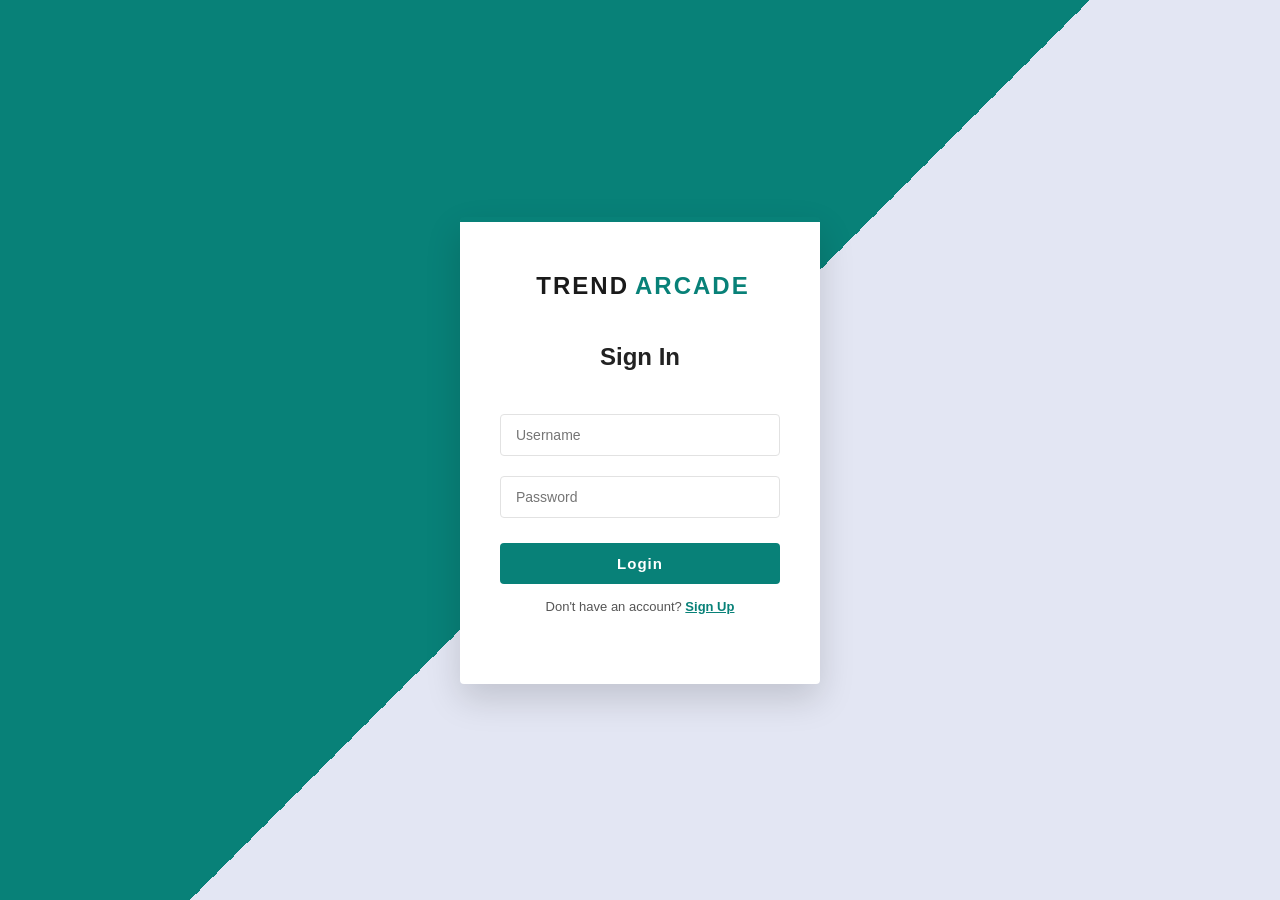
<file: index.html>
<!DOCTYPE html>
<html lang="en">
<head>
    <meta charset="UTF-8">
    <meta name="viewport" content="width=device-width, initial-scale=1.0">
    <title>Document</title>
    <link rel="stylesheet" href="style.css">
    <link href="https://cdn.jsdelivr.net/npm/bootstrap-icons@1.11.3/font/bootstrap-icons.css" rel="stylesheet">
</head>
<body>
    <section id="header">
        <a href="index.html" class="brand-logo">
            <i class="bi bi-lightning-charge-fill"></i> TREND <span class="logo-accent">ARCADE</span>
        </a>

        <div>
            <ul id="navbar">
                <li><a  class="active" href="index.html">Home</a></li>
                <li><a href="shop.html">Shop</a></li>
                <li><a href="blog.html">Blog</a></li>
                <li><a href="about.html">About</a></li>
                <li><a href="contact.html">Contact</a></li>
                <li id="lg-bag">
                    <a href="cart.html">
                        <i class="bi bi-bag"></i>
                        <span id="cart-count" class="cart-count-class">0</span> 
                    </a>
                </li>
                <a href="#" id="close"><i class="bi bi-x"></i></a>
                <li id="user-welcome-li" style="display: none; font-weight: 600; color: #088178; padding: 0 20px;">
                    Welcome, <span id="welcome-username">Guest</span>!
                </li>
                <li><a href="#" onclick="handleLogout()">Logout</a></li>
            </ul>
        </div>
        <div id="mobile">
            <a href="cart.html"><i class="bi bi-bag"></i>
                <span id="cart-count-mobile" class="cart-count-class">0</span>
            </a>
            <i id="bar" class="bi bi-text-indent-left"></i>
        </div>
    </section>

    <section id="hero">
        <h4>Trade-in-offer</h4>
        <h2>Super value deals</h2>
        <h1>On all products</h1>
        <p>Save more with coupons & up to 70% off1</p>
        <button>Shop Now</button>
    </section>

    <section id="feature" class="section-p1">
        <div class="fe-box">
            <img src="img/features/f1.png" alt="">
            <h6>Free Shipping</h6>
        </div>
        <div class="fe-box">
            <img src="img/features/f2.png" alt="">
            <h6>Online Order</h6>
        </div>
        <div class="fe-box">
            <img src="img/features/f3.png" alt="">
            <h6>Save Money</h6>
        </div>
        <div class="fe-box">
            <img src="img/features/f4.png" alt="">
            <h6>Promotions</h6>
        </div>
        <div class="fe-box">
            <img src="img/features/f5.png" alt="">
            <h6>Happy Sell</h6>
        </div>
        <div class="fe-box">
            <img src="img/features/f6.png" alt="">
            <h6>F24/7 Support</h6>
        </div>
    </section>

    <section id="product1" class="section-p1">
        <h2>Featured Products</h2>
        <p>Summer Collection New Modern Design</p>
        <div class="pro-container">
            <div class="pro">
                <img src="img/products/f1.jpg" alt="">
                <div class="des">
                    <span>adidas</span>
                    <h5>Cartoon Astronaut T-Shirts</h5>
                    <div class="star">
                        <i class="bi bi-star-fill"></i>
                        <i class="bi bi-star-fill"></i>
                        <i class="bi bi-star-fill"></i>
                        <i class="bi bi-star-fill"></i>
                        <i class="bi bi-star-fill"></i>
                    </div>
                    <h4>$78</h4>
                </div>
                <a href="#"><i class="bi bi-cart cart"></i></a>
            </div>
            <div class="pro">
                <img src="img/products/f2.jpg" alt="">
                <div class="des">
                    <span>adidas</span>
                    <h5>Cartoon Astronaut T-Shirts</h5>
                    <div class="star">
                        <i class="bi bi-star-fill"></i>
                        <i class="bi bi-star-fill"></i>
                        <i class="bi bi-star-fill"></i>
                        <i class="bi bi-star-fill"></i>
                        <i class="bi bi-star-fill"></i>
                    </div>
                    <h4>$78</h4>
                </div>
                <a href="#"><i class="bi bi-cart cart"></i></a>
            </div>
            <div class="pro">
                <img src="img/products/f3.jpg" alt="">
                <div class="des">
                    <span>adidas</span>
                    <h5>Cartoon Astronaut T-Shirts</h5>
                    <div class="star">
                        <i class="bi bi-star-fill"></i>
                        <i class="bi bi-star-fill"></i>
                        <i class="bi bi-star-fill"></i>
                        <i class="bi bi-star-fill"></i>
                        <i class="bi bi-star-fill"></i>
                    </div>
                    <h4>$78</h4>
                </div>
                <a href="#"><i class="bi bi-cart cart"></i></a>
            </div>
            <div class="pro">
                <img src="img/products/f4.jpg" alt="">
                <div class="des">
                    <span>adidas</span>
                    <h5>Cartoon Astronaut T-Shirts</h5>
                    <div class="star">
                        <i class="bi bi-star-fill"></i>
                        <i class="bi bi-star-fill"></i>
                        <i class="bi bi-star-fill"></i>
                        <i class="bi bi-star-fill"></i>
                        <i class="bi bi-star-fill"></i>
                    </div>
                    <h4>$78</h4>
                </div>
                <a href="#"><i class="bi bi-cart cart"></i></a>
            </div>
            <div class="pro">
                <img src="img/products/f5.jpg" alt="">
                <div class="des">
                    <span>adidas</span>
                    <h5>Cartoon Astronaut T-Shirts</h5>
                    <div class="star">
                        <i class="bi bi-star-fill"></i>
                        <i class="bi bi-star-fill"></i>
                        <i class="bi bi-star-fill"></i>
                        <i class="bi bi-star-fill"></i>
                        <i class="bi bi-star-fill"></i>
                    </div>
                    <h4>$78</h4>
                </div>
                <a href="#"><i class="bi bi-cart cart"></i></a>
            </div>
            <div class="pro">
                <img src="img/products/f6.jpg" alt="">
                <div class="des">
                    <span>adidas</span>
                    <h5>Cartoon Astronaut T-Shirts</h5>
                    <div class="star">
                        <i class="bi bi-star-fill"></i>
                        <i class="bi bi-star-fill"></i>
                        <i class="bi bi-star-fill"></i>
                        <i class="bi bi-star-fill"></i>
                        <i class="bi bi-star-fill"></i>
                    </div>
                    <h4>$78</h4>
                </div>
                <a href="#"><i class="bi bi-cart cart"></i></a>
            </div>
            <div class="pro">
                <img src="img/products/f7.jpg" alt="">
                <div class="des">
                    <span>adidas</span>
                    <h5>Cartoon Astronaut T-Shirts</h5>
                    <div class="star">
                        <i class="bi bi-star-fill"></i>
                        <i class="bi bi-star-fill"></i>
                        <i class="bi bi-star-fill"></i>
                        <i class="bi bi-star-fill"></i>
                        <i class="bi bi-star-fill"></i>
                    </div>
                    <h4>$78</h4>
                </div>
                <a href="#"><i class="bi bi-cart cart"></i></a>
            </div>
            <div class="pro">
                <img src="img/products/f8.jpg" alt="">
                <div class="des">
                    <span>adidas</span>
                    <h5>Cartoon Astronaut T-Shirts</h5>
                    <div class="star">
                        <i class="bi bi-star-fill"></i>
                        <i class="bi bi-star-fill"></i>
                        <i class="bi bi-star-fill"></i>
                        <i class="bi bi-star-fill"></i>
                        <i class="bi bi-star-fill"></i>
                    </div>
                    <h4>$78</h4>
                </div>
                <a href="#"><i class="bi bi-cart cart"></i></a>
            </div>
        </div>
    </section>

    <section id="banner" class="section-m1">
        <h4>Repair Services</h4>
        <h2>Up to <span>70% Off</span> - All T-Shirts and Accessories</h2>
        <button class="normal">Explore More</button>
    </section>

    <section id="product1" class="section-p1">
        <h2>New Arrivals</h2>
        <p>Summer Collection New Modern Design</p>
        <div class="pro-container">
            <div class="pro">
                <img src="img/products/n1.jpg" alt="">
                <div class="des">
                    <span>adidas</span>
                    <h5>Cartoon Astronaut T-Shirts</h5>
                    <div class="star">
                        <i class="bi bi-star-fill"></i>
                        <i class="bi bi-star-fill"></i>
                        <i class="bi bi-star-fill"></i>
                        <i class="bi bi-star-fill"></i>
                        <i class="bi bi-star-fill"></i>
                    </div>
                    <h4>$78</h4>
                </div>
                <a href="#"><i class="bi bi-cart cart"></i></a>
            </div>
            <div class="pro">
                <img src="img/products/n2.jpg" alt="">
                <div class="des">
                    <span>adidas</span>
                    <h5>Cartoon Astronaut T-Shirts</h5>
                    <div class="star">
                        <i class="bi bi-star-fill"></i>
                        <i class="bi bi-star-fill"></i>
                        <i class="bi bi-star-fill"></i>
                        <i class="bi bi-star-fill"></i>
                        <i class="bi bi-star-fill"></i>
                    </div>
                    <h4>$78</h4>
                </div>
                <a href="#"><i class="bi bi-cart cart"></i></a>
            </div>
            <div class="pro">
                <img src="img/products/n3.jpg" alt="">
                <div class="des">
                    <span>adidas</span>
                    <h5>Cartoon Astronaut T-Shirts</h5>
                    <div class="star">
                        <i class="bi bi-star-fill"></i>
                        <i class="bi bi-star-fill"></i>
                        <i class="bi bi-star-fill"></i>
                        <i class="bi bi-star-fill"></i>
                        <i class="bi bi-star-fill"></i>
                    </div>
                    <h4>$78</h4>
                </div>
                <a href="#"><i class="bi bi-cart cart"></i></a>
            </div>
            <div class="pro">
                <img src="img/products/n4.jpg" alt="">
                <div class="des">
                    <span>adidas</span>
                    <h5>Cartoon Astronaut T-Shirts</h5>
                    <div class="star">
                        <i class="bi bi-star-fill"></i>
                        <i class="bi bi-star-fill"></i>
                        <i class="bi bi-star-fill"></i>
                        <i class="bi bi-star-fill"></i>
                        <i class="bi bi-star-fill"></i>
                    </div>
                    <h4>$78</h4>
                </div>
                <a href="#"><i class="bi bi-cart cart"></i></a>
            </div>
            <div class="pro">
                <img src="img/products/n5.jpg" alt="">
                <div class="des">
                    <span>adidas</span>
                    <h5>Cartoon Astronaut T-Shirts</h5>
                    <div class="star">
                        <i class="bi bi-star-fill"></i>
                        <i class="bi bi-star-fill"></i>
                        <i class="bi bi-star-fill"></i>
                        <i class="bi bi-star-fill"></i>
                        <i class="bi bi-star-fill"></i>
                    </div>
                    <h4>$78</h4>
                </div>
                <a href="#"><i class="bi bi-cart cart"></i></a>
            </div>
            <div class="pro">
                <img src="img/products/n6.jpg" alt="">
                <div class="des">
                    <span>adidas</span>
                    <h5>Cartoon Astronaut T-Shirts</h5>
                    <div class="star">
                        <i class="bi bi-star-fill"></i>
                        <i class="bi bi-star-fill"></i>
                        <i class="bi bi-star-fill"></i>
                        <i class="bi bi-star-fill"></i>
                        <i class="bi bi-star-fill"></i>
                    </div>
                    <h4>$78</h4>
                </div>
                <a href="#"><i class="bi bi-cart cart"></i></a>
            </div>
            <div class="pro">
                <img src="img/products/n7.jpg" alt="">
                <div class="des">
                    <span>adidas</span>
                    <h5>Cartoon Astronaut T-Shirts</h5>
                    <div class="star">
                        <i class="bi bi-star-fill"></i>
                        <i class="bi bi-star-fill"></i>
                        <i class="bi bi-star-fill"></i>
                        <i class="bi bi-star-fill"></i>
                        <i class="bi bi-star-fill"></i>
                    </div>
                    <h4>$78</h4>
                </div>
                <a href="#"><i class="bi bi-cart cart"></i></a>
            </div>
            <div class="pro">
                <img src="img/products/n8.jpg" alt="">
                <div class="des">
                    <span>adidas</span>
                    <h5>Cartoon Astronaut T-Shirts</h5>
                    <div class="star">
                        <i class="bi bi-star-fill"></i>
                        <i class="bi bi-star-fill"></i>
                        <i class="bi bi-star-fill"></i>
                        <i class="bi bi-star-fill"></i>
                        <i class="bi bi-star-fill"></i>
                    </div>
                    <h4>$78</h4>
                </div>
                <a href="#"><i class="bi bi-cart cart"></i></a>
            </div>
        </div>
    </section>

    <section id="sm-banner" class="section-p1">
        <div class="banner-box">
            <h4>crazy deals</h4>
            <h2>buy 1 get 1 free</h2>
            <span>The best classic dress is on sale at cara</span>
            <button class="white ">Learn More</button>
        </div>
        <div class="banner-box banner-box2">
            <h4>spring/summer</h4>
            <h2>upcoming season</h2>
            <span>The best classic dress is on sale at cara</span>
            <button class="white ">Collection</button>
        </div>
    </section>

    <section id="banner3">
        <div class="banner-box">
            <h2>SEASON SALE</h2>
            <h3>Winter Collection -50% OFF</h3>
        </div>
        <div class="banner-box banner-box2">
            <h2>NEW FOOTWEAR COLLECTION</h2>
            <h3>Spring / Summer 2022</h3>
        </div>
        <div class="banner-box banner-box3">
            <h2>T-SHIRTS</h2>
            <h3>New Trendy Prints</h3>
        </div>
    </section>

    <section id="newsletter" class="section-p1 section-m1">
        <div class="newstext">
            <h4>Sign Up For Newsletters</h4>
            <p>Get E-mail updates about our latest shop and special offers. </p>
        </div>
        <div class="form">
            <input type="text" placeholder="Your email address">
            <button class="normal">Sign Up</button>
        </div>
    </section>

    <footer class="section-p1">
        <div class="col">
            <a href="index.html" class="brand-logo">
                <i class="bi bi-lightning-charge-fill"></i> TREND <span class="logo-accent">ARCADE</span>
            </a>
            <h2>Contact</h2>
            <p><strong>Address: </strong> 562 Wellington Road, Street 32, San Francisco</p>
            <p><strong>Phone: </strong> +01 2222 365 /(+91) 01 2345 6789</p>
            <p><strong>Hours: </strong> 10:00 - 18:00, Mon - Sat</p>
            <div class="follow">
                <h4>Follow Us</h4>
                <div class="icon">
                    <i class="bi bi-facebook"></i>
                    <i class="bi bi-twitter"></i>
                    <i class="bi bi-instagram"></i>
                    <i class="bi bi-pinterest"></i>
                    <i class="bi bi-youtube"></i>
                </div>
            </div>
        </div>
        <div class="col">
            <h4>About</h4>
            <a href="#">About Us</a>
            <a href="#">Delivery Information</a>
            <a href="#">Privacy Policy</a>
            <a href="#">Terms & conditions</a>
            <a href="#">Contact Us</a>
        </div>

        <div class="col">
            <h4>My Account</h4>
            <a href="#">Sign In </a>
            <a href="#">View Carta</a>
            <a href="#">My Wishlist</a>
            <a href="#">Track My Order</a>
            <a href="#">Help</a>
        </div>

        <div class="col install">
            <h4>Install App</h4>
            <p>From App Store or Google Play</p>
            <div class="row">
                <img src="img/pay/app.jpg" alt="">
                <img src="img/pay/play.jpg" alt="">
            </div>
            <p>Secured Payment Gateways</p>
            <img src="img/pay/pay.png" alt="">
        </div>
        <div class="copyright">
            <p>@ 2021, Tech2 etc - HTML CSS Ecommerce Template</p>
        </div>
    </footer>


    <script src="script.js"></script>
</body>
</html>
</file>
<file: style.css>
@import url('https://fonts.googleapis.com/css2?family=League+Spartan:wght@100..900&display=swap');

*{
    margin: 0;
    padding: 0;
    box-sizing: border-box;
    font-family: 'Spartan', sans-serif;
}
h1{
    font-size: 50px;
    line-height: 64px;
    color: #222;
}
h2{
    font-size: 46px;
    line-height: 54px;
    color: #222;
}
h4{
    font-size: 20px;
    color: #222;
}
h6{
    font-weight: 700;
    font-size: 12px;
}
p{
    font-size: 16px;
    color: #465b52;
    margin: 15px 0 20px 0;
}
.section-p1{
    padding: 40px 80px;
}
.section-m1{
    margin: 40px 0;
}
button.normal{
    font-size: 14px;
    font-weight: 600;
    padding: 15px 30px;
    color: #000;
    background-color: #fff;
    border-radius: 4px;
    cursor: pointer;
    border: none;
    outline: none;
    transition: 0.2s;
}
button.white{
    font-size: 13px;
    font-weight: 600;
    padding: 11px 18px;
    color: #fff;
    background-color: transparent;
    cursor: pointer;
    border: 1px solid #fff;
    outline: none;
    transition: 0.2s;
}
body{
    width: 100%;
}


/* TREND ARCADE BRAND LOGO STYLES */

.brand-logo {
    font-family: 'Spartan', sans-serif;
    font-size: 24px;
    font-weight: 800;
    color: #1a1a1a;
    text-decoration: none;
    letter-spacing: 2px;
    display: flex;
    align-items: center;
    gap: 6px;
    transition: 0.3s ease;
}
.brand-logo .logo-accent {
    color: #088178;
}
.brand-logo i {
    color: #088178;
    font-size: 22px;
}
.brand-logo:hover {
    transform: scale(1.02);
}
.login-page-logo {
    justify-content: center;
    margin-bottom: 30px;
}


/* Header Start */

#header{
    display: flex;
    align-items: center;
    justify-content: space-between;
    padding: 20px 80px;
    background: #e3e6f3;
    box-shadow: 0 5px 15px rgba(0, 0, 0, 0.06);
    z-index: 999;
    position: sticky;
    top: 0;
    left: 0;
}
#navbar{
    display: flex;
    align-items: center;
    justify-content: center;
}
#navbar li{
    list-style: none;
    padding: 0 20px;
    position: relative;
}
#navbar li a{
    text-decoration: none;
    font-size: 16px;
    font-weight: 600;
    color: #1a1a1a;
    transition: 0.3s ease;
}
#navbar li a:hover,
#navbar li a.active{
    color: #088178;
}
#navbar li a.active::after,
#navbar li a:hover::after{
    content: "";
    width: 30%;
    height: 2px;
    background: #088178;
    position: absolute;
    bottom: -4px;
    left: 20px;
}
#mobile{
    display: none;
    align-items: center;
}
#close{
    display: none;
}


/* Home Page */

#hero{
    background-image: url("img/hero4.png");
    height: 90vh;
    width: 100%;
    background-size: cover;
    background-position: top 25% right 0;
    padding: 0 80px;
    display: flex;
    flex-direction: column;
    align-items: flex-start;
    justify-content: center;
}
#hero h4{
    padding-bottom: 15px;
}
#hero h1{
    color: #088178;
}
#hero button{
    background-image: url("img/button.png");
    background-color: transparent;
    color: #088178;
    border: 0;
    padding: 14px 80px 14px 65px;
    background-repeat: no-repeat;
    cursor: pointer;
    font-weight: 700;
    font-size: 15px;
}
#feature{
    display: flex;
    align-items: center;
    justify-content: space-between;
    flex-wrap: wrap;
}
#feature .fe-box{
    width: 180px;
    text-align: center;
    padding: 25px 15px;
    box-shadow: 20px 20px 34px rgba(0, 0, 0, 0.03);
    border: 1px solid #cce7d0;
    border-radius: 4px;
    margin: 15px 0;
}
#feature .fe-box:hover{
    box-shadow: 10px 10px 54px rgba(70, 62, 221, 0.1);
}
#feature .fe-box img{
    width: 100%;
    margin-bottom: 10px;
}
#feature .fe-box h6{
    padding: 9px 8px 6px 8px;
    line-height: 1;
    border-radius: 4px;
    color: #088178;
    background-color: #fddde4;
}
#feature .fe-box:nth-child(2) h6{
    background-color: #cdebbc;
}
#feature .fe-box:nth-child(3) h6{
    background-color: #d1e8f2;
}
#feature .fe-box:nth-child(4) h6{
    background-color: #cdd4f8;
}
#feature .fe-box:nth-child(5) h6{
    background-color: #f6dbf6;
}
#feature .fe-box:nth-child(6) h6{
    background-color: #fff2e5;
}

#product1{
    text-align: center;
}
#product1 .pro-container{
    display: flex;
    justify-content: space-between;
    padding-top: 20px;
    flex-wrap: wrap;
}
#product1 .pro{
    width: 23%;
    min-width: 250px;
    padding: 10px 12px;
    border: 1px solid #cce7d0;
    border-radius: 25px;
    cursor: pointer;
    box-shadow: 20px 20px 30px rgba(0, 0, 0, 0.02);
    margin: 15px 0;
    transition: 0.2s ease;
    position: relative;
}
#product1 .pro:hover{
    box-shadow: 20px 20px 30px rgba(0, 0, 0, 0.06);
}
#product1 .pro img{
    width: 100%;
    border-radius: 20px;
}
#product1 .pro .des{
    text-align: start;
    padding: 10px 0;
}
#product1 .pro .des span{
    color: #606063;
    font-size: 12px;
}
#product1 .pro .des h5{
    padding-top: 7px;
    color: #1a1a1a;
    font-size: 14px;
}
#product1 .pro .des i{
    font-size: 12px;
    color: rgb(243, 181, 25);
}
#product1 .pro .des h4{
    padding-top: 7px;
    font-size: 15px;
    font-weight: 700;
    color: #088178;
}
#product1 .pro .cart{
    width: 40px;
    height: 40px;
    line-height: 40px;
    border-radius: 50px;
    background-color: #e8f6ea;
    font-weight: 500;
    color: #088178;
    border: 1px solid #cce7d0;
    position: absolute;
    bottom: 20px;
    right: 10px;
}
#banner{
    display: flex;
    flex-direction: column;
    justify-content: center;
    align-items: center;
    text-align: center;
    background-image: url("img/banner/b2.jpg");
    width: 100%;
    height: 40vh;
    background-size: cover;
    background-position: center;
}
#banner h4{
    color: #fff;
    font-size: 16px;
}
#banner h2{
    color: #fff;
    font-size: 30px;
    padding: 10px 0;
}
#banner h2 span{
    color: #ef3636;
}
#banner button:hover{
    background-color: #088178;
    color: #fff;
}
#sm-banner{
    display: flex;
    justify-content: space-between;flex-wrap: wrap;
}
#sm-banner .banner-box{
    display: flex;
    flex-direction: column;
    justify-content: center;
    align-items: flex-start;
    background-image: url("img/banner/b17.jpg");
    min-width: 650px;
    height: 40vh;
    background-size: cover;
    background-position: center;
    padding: 30px;
}
#sm-banner .banner-box2{
    background-image: url("img/banner/b10.jpg");
}
#sm-banner h4{
    color: #fff;
    font-size: 20px;
    font-weight: 300;
}
#sm-banner h2{
    color: #fff;
    font-size: 28px;
    font-weight: 800;
}
#sm-banner span{
    color: #fff;
    font-size: 14px;
    font-weight: 500;
    padding-bottom: 15px;
}
#sm-banner .banner-box:hover button{
    background-color: #088178;
    border: 1px solid #088178;
}
#banner3{
    display: flex;
    justify-content: space-between;
    flex-wrap: wrap;
    padding: 0 80px;
}
#banner3 .banner-box{
    display: flex;
    flex-direction: column;
    justify-content: center;
    align-items: flex-start;
    background-image: url("img/banner/b7.jpg");
    min-width: 30%;
    height: 30vh;
    background-size: cover;
    background-position: center;
    padding: 20px;
    margin-bottom: 20px;
}
#banner3 .banner-box2{
    background-image: url("img/banner/b4.jpg");
}
#banner3 .banner-box3{
    background-image: url("img/banner/b18.jpg");
}
#banner3 h2{
    color: #fff;
    font-weight: 900;
    font-size: 22px;
}
#banner3 h3{
    color: #ec544e;
    font-weight: 800;
    font-size: 15px;
}
#newsletter{
    display: flex;
    justify-content: space-between;
    flex-wrap: wrap;
    align-items: center;
    background-image: url("img/banner/b14.png");
    background-repeat: no-repeat;
    background-position: 20% 30%;
    background-color: #041e42;
}
#newsletter h4{
    font-size: 22px;
    font-weight: 700;
    color: #fff;
}
#newsletter p{
    font-size: 14px;
    font-weight: 600;
    color: #818ea0;
}
#newsletter p span{
    color: #ffbd27;
}
#newsletter .form{
    display: flex;
    width: 40%;
}
#newsletter input{
    height: 3.125rem;
    padding: 0 1.25em;
    font-size: 14px;
    width: 100%;
    border: 1px solid transparent;
    border-radius: 4px;
    outline: none;
    border-top-right-radius: 0;
    border-bottom-right-radius: 0;
}
#newsletter button{
    background-color: #088178;
    color: #fff;
    white-space: nowrap;
    border-top-left-radius: 0;
    border-bottom-left-radius: 0;
}

footer{
    display: flex;
    flex-wrap: wrap;
    justify-content: space-between;
}
footer .col{
    display: flex;
    flex-direction: column;
    align-items: flex-start;
    margin-bottom: 20px;
}
footer .logo{
    margin-bottom: 20px;
}
footer h4{
    font-size: 14px;
    padding-bottom: 20px;
}
footer a{
    font-size: 13px;
    text-decoration: none;
    color: #222;
    margin-bottom: 10px;
}
footer .follow{
    margin-top: 20px;
}
footer .follow i{
    color: #465b52;
    padding-right: 4px;
    cursor: pointer;
}
footer .install .row img{
    border: 1px solid #088178;
    border-radius: 6px;
}
footer .install img{
    margin: 10px 0 15px 0;
}
footer .follow i:hover,
footer a:hover{
    color: #088178;
}
footer .copyright{
    width: 100%;
    text-align: center;
}


/* Shop Page */

#page-header{
    background-image: url("img/banner/b1.jpg");
    width: 100%;
    height: 40vh;
    background-size: cover;
    display: flex;
    justify-content: center;
    text-align: center;
    flex-direction: column;
    padding: 14px;
}
#page-header h2,
#page-header p{
    color: #fff;
}
#pegination{
    text-align: center;
}
#pegination a{
    text-decoration: none;
    background-color: #088178;
    padding: 15px 20px;
    border-radius: 4px;
    color: #fff;
    font-weight: 600;
}
#pegination a i{
    font-size: 16px;
    font-weight: 600;
}


/* Single Product */

#prodetails{
    display: flex;
    margin-top: 20px;
}
#prodetails .single-pro-image{
    width: 40%;
    margin-right: 50px;
}
.small-img-group{
    display: flex;
    justify-content: space-between;
}
.small-img-col{
    flex-basis: 24%;
    cursor: pointer;
}
#prodetails .single-pro-details{
    width: 50%;
    padding-top: 30px;
}
#prodetails .single-pro-details h4{
    padding: 40px 0 20px 0;
}
#prodetails .single-pro-details h2{
    font-size: 26px;
}
#prodetails .single-pro-details select{
    display: block;
    padding: 5px 10px;
    margin-bottom: 10px;
}
#prodetails .single-pro-details input{
    width: 50px;
    height: 47px;
    padding-left: 10px;
    font-size: 16px;
    margin-right: 10px;
}
#prodetails .single-pro-details input:focus{
    outline: none;
}
#prodetails .single-pro-details button{
    background-color: #088178;
    color: #fff;
}
#prodetails .single-pro-details span{
    line-height: 25px;
}


/* Blog Page */

#page-header.blog-header{
    background-image: url(img/banner/b19.jpg);
}

#blog{
    padding: 150px 150px 0 150px;
}
#blog .blog-box{
    display: flex;
    align-items: center;
    width: 100%;
    position: relative;
    padding-bottom: 90px;
}
#blog .blog-img{
    width: 50%;
    margin-right: 40px;
}
#blog img{
    width: 100%;
    height: 300px;
    object-fit: cover;
}
#blog .blog-details{
    width: 50%;
}
#blog .blog-details a{
    text-decoration: none;
    font-size: 11px;
    color: #000;
    font-weight: 700;
    position: relative;
    transition: 0.3s;
}
#blog .blog-details a::after{
    content: "";
    width: 50px;
    height: 1px;
    background-color: #000;
    position: absolute;
    top: 5px;
    right: -60px;
}
#blog .blog-details a:hover{
    color: #088178;
}
#blog .blog-details a:hover::after{
    background-color: #088178;
}
#blog .blog-box h1{
    position: absolute;
    top: -40px;
    left: 0;
    font-size: 70px;
    font-weight: 700;
    color: #c9cbce;
    z-index: -9;
}


/* About Page */

#page-header.about-header{
    background-image: url(img/about/banner.png);
}
#about-head{
    display: flex;
    align-items: center;
}
#about-head img{
    width: 50%;
    height: auto;
}
#about-head div{
    padding-left: 40px;
}
#about-app{
    text-align: center;
}
#about-app .video{
    width: 70%;
    height: 100%;
    margin: 30px auto 0 auto;
}
#about-app .video video{
    width: 100%;
    height: 100%;
    border-radius: 20px;
}


/* Contact Page */

#contact-details{
    display: flex;
    align-items: center;
    justify-content: space-between;
}
#contact-details .details{
    width: 40%;
}
#contact-details .details span,
#form-details form span{
    font-size: 12px;
}
#contact-details .details h2,
#form-details form h2{
    font-size: 26px;
    line-height: 35px;
    padding: 20px 0;
}
#contact-details .details h3{
    font-size: 16px;
    padding-bottom: 15px;
}
#contact-details .details li{
    text-decoration: none;
    display: flex;
    padding: 10px 0;
}
#contact-details .details li i{
    font-size: 14px;
    padding-right: 22px;
}
#contact-details .details li p{
    margin: 0;
    font-size: 14px;
}
#contact-details .map{
    width: 55%;
    height: 400px;
}
#contact-details .map iframe{
    width: 100%;
    height: 100%;
}
#form-details{
    display: flex;
    justify-content: space-between;
    margin: 30px;
    padding: 80px;
    border: 1px solid #e1e1e1;
}
#form-details form{
    width: 65%;
    display: flex;
    flex-direction: column;
    align-items: flex-start;
}
#form-details form input,
#form-details form textarea{
    width: 100%;
    padding: 12px 15px;
    outline: none;
    margin-bottom: 20px;
    border: 1px solid #e1e1e1;
}
#form-details form button{
    background-color: #088178;
    color: #fff;
}
#form-details .people div{
    padding-bottom: 25px;
    display: flex;
    align-items: flex-start;
}
#form-details .people div img{
    width: 65px;
    height: 65px;
    object-fit: cover;
    margin-right: 15px;
}
#form-details .people div p{
    margin: 0;
    font-size: 13px;
    line-height: 25px;
}
#form-details .people div p span{
    display: block;
    font-size: 16px;
    font-weight: 600;
    color: #000;
}


/* Cart Page */

#lg-bag {
    position: relative;
}

#cart-count {
    position: absolute;
    top: -5px;
    right: 15px;
    background-color: #088178;
    color: white;
    font-size: 11px;
    padding: 2px 6px;
    border-radius: 50%;
    font-weight: 700;
}

#cart{
    overflow-x: auto;
}
#cart table{
    width: 100%;
    border-collapse: collapse;
    table-layout: fixed;
    white-space: nowrap;
}
#cart table img{
    width: 70px;
}
#cart table td:nth-child(1){
    width: 100px;
    text-align: center;
}
#cart table td:nth-child(2){
    width: 150px;
    text-align: center;
}
#cart table td:nth-child(3){
    width: 250px;
    text-align: center;
}
#cart table td:nth-child(4),
#cart table td:nth-child(5),
#cart table td:nth-child(6){
    width: 150px;
    text-align: center;
}
#cart table td:nth-child(5) input{
    width: 70px;
    padding: 10px 5px 10px 15px;
}
#cart table thead{
    border: 1px solid #e2e9e1;
    border-left: none;
    border-right: none;
}
#cart table thead td{
    font-weight: 700;
    text-transform: uppercase;
    font-size: 13px;
    padding: 18px 0;
}
#cart table tbody tr td{
    padding-top: 15px;
}
#cart table tbody td{
    font-size: 13px;
}
#cart-add{
    display: flex;
    flex-wrap: wrap;
    justify-content: space-between;
}
#cart-add #coupon{
    width: 50%;
    margin-bottom: 30px;
}
#coupon h3,
#subtotal h3{
    padding-bottom: 15px;
}
#coupon input{
    padding: 10px 20px;
    outline: none;
    width: 60%;
    margin-right: 10px;
    border: 1px solid #e2e9e1;
}
#coupon button,
#subtotal button{
    background-color: #088178;
    color: #fff;
    padding: 12px 20px;
}

.available-coupons {
    background-color: #f7f8fa;
    padding: 15px;
    border-radius: 6px;
    border: 1px dashed #088178;
    width: 75%;
    margin-top: 20px;
}
.coupon-title {
    font-size: 14px;
    color: #222;
    font-weight: 600;
    margin-bottom: 8px;
}
.available-coupons ul {
    list-style: none;
    padding: 0;
    margin: 0;
}
.available-coupons ul li {
    font-size: 13px;
    color: #465b52;
    margin-bottom: 8px;
    line-height: 1.5;
}
.available-coupons .badge {
    color: #088178;
    background-color: #e8f6ea;
    padding: 3px 8px;
    border-radius: 4px;
    font-weight: 700;
    font-size: 12px;
    letter-spacing: 0.5px;
    border: 1px solid #d0edd4;
    display: inline-block;
}
.available-coupons .highlight {
    color: #088178;
    font-weight: 700;
}

#subtotal{
    width: 50%;
    margin-bottom: 30px;
    border: 1px solid #e2e9e1;
    padding: 30px;
}
#subtotal table{
    border-collapse: collapse;
    width: 100%;
    margin-bottom: 20px;
}
#subtotal table td{
    width: 50%;
    border: 1px solid #e2e9e1;
    padding: 10px;
    font-size: 16px;
}



/* Start Media Query */

@media (max-width:799px){
    .section-p1 {
    padding: 40px 40px;
}
    #navbar{
        display: flex;
        flex-direction: column;
        align-items: flex-start;
        justify-content: flex-start;
        position: fixed;
        top: 0;
        right: -300px;
        height: 100vh;
        width: 300px;
        background-color: #e3e6f3;
        box-shadow: 0 40px 60px rgba(0, 0, 0, 0.1);
        padding: 89px 0 0 10px;
        transition: 0.3s;
        z-index: 999;
    }
    #navbar.active{
        right: 0px;
    }
    #navbar li{
        margin-bottom: 25px;
    }
    #mobile{
        display: flex;
        align-items: center;
    }
    #mobile{
        color: #1a1a1a;
        font-size: 24px;
        padding-left: 20px;
    }
    #mobile a{
        margin-right: 10px;
    }
    #mobile a #cart-count-mobile {
        position: absolute;
        top: 22px;         
        right: 112px;       
        background-color: #088178; 
        color: white;       
        font-size: 11px;   
        font-weight: 700;
        border-radius: 50%; 
        padding: 2px 5px;   
        min-width: 14px;
        text-align: center;
        line-height: 1;
        z-index: 1;
    }
    #close{
        display: block;
        position: absolute;
        top: 30px;
        left: 30px;
        color: #222;
        font-size: 24px;
    }
    #lg-bag{
        display: none;
    }
    #hero {
        height: 70vh;
        padding: 0 80px;
        background-position: top 30% right 30%;
    }
    #feature {
        justify-content: center;
    }
    #feature .fe-box {
        margin: 15px 15px;
    }
    #product1 .pro-container {
        justify-content: center;
    }
    #product1 .pro {
        margin: 15px;
    }
    #banner {
        height: 20vh;
    }
    #sm-banner .banner-box {
        min-width: 100%;
        height: 30vh;
    }
    #banner3 {
        padding: 0 40px;
    }
    #banner3 .banner-box {
        width: 28%;
    }
    #newsletter .form {
        width: 70%;
    }

    /* Contact Page */

    #form-details {
        padding: 40px;
    }
    #form-details form {
        width: 50%;
    }
}


@media (max-width: 425px) {

    #mobile a #cart-count-mobile {
        position: absolute;
        top: 12px;          
        right: 50px;        
        background-color: #088178; 
        color: white;       
        font-size: 10px;    
        font-weight: 700;
        border-radius: 50%; 
        padding: 1px 5px;   
        min-width: 14px;
        text-align: center;
        line-height: 1.2;
        z-index: 1;         
    }

   
    #navbar {
        z-index: 9999 !important;
    }

    .section-p1 {
        padding: 20px;
    }

    #header {
        padding: 10px 20px; 
    }

    h1 {
        font-size: 26px;    
    }

    h2 {
        font-size: 28px;    
    }

    #hero {
        padding: 0 20px;
        background-position: 55%;
    } 

    #feature {
        justify-content: space-between;
    }

    #feature .fe-box {
        width: 46%;         
        margin: 0 0 15px 0;
    }

    #product1 .pro-container {
        display: flex;
        flex-wrap: wrap;
        justify-content: center;
    }

    #product1 .pro {
        width: 48% !important; 
        margin: 10px 0;
        padding: 10px 5px;
    }

    #banner {
        height: 35vh;       
    }

    #sm-banner .banner-box {
        height: 35vh;
    }

    #sm-banner .banner-box2 {
        margin-top: 20px;
    }

    #banner3 {
        padding: 0 20px;
    }

    #banner3 .banner-box {
        width: 100%;
    }

    #newsleeter { 
        padding: 40px 20px;
    }

    #newsletter .form {
        width: 100%;
    }

    footer .copyright {
        text-align: start;
    }

    /* Single Product */
    #prodetails {
        display: flex;
        flex-direction: column;
    }

    #prodetails .single-pro-image {
        width: 100%;
        margin-right: 0px;
    }

    #prodetails .single-pro-details {
        width: 100%;
    }

    /* Blog Page */
    #blog {
        padding: 100px 20px 0 20px;
    }

    #blog .blog-box {
        display: flex;
        flex-direction: column;
        align-items: flex-start;
    }

    #blog .blog-img {
        width: 100%;
        margin-right: 0px;
        margin-bottom: 30px;
    }

    #blog .blog-details {
        width: 100%;
    }

    /* About Page */
    #about-head {
        flex-direction: column;
    }

    #about-head img {
        width: 100%;
        margin-bottom: 20px;
    }

    #about-head div {
        padding-left: 0px;
    }

    #about-app .video {
        width: 90%;
    }

    /* Contact Page */
    #contact-details {
        flex-direction: column;
    }

    #contact-details .details {
        width: 100%;
        margin-bottom: 30px;
    }

    #contact-details .map {
        width: 100%;
    }

    #form-details {
        margin: 10px;
        padding: 30px 10px;
        flex-wrap: wrap;
    }

    #form-details form {
        width: 100%;
        margin-bottom: 30px;
    }

    /* Cart Page & Checkout */
    #cart-add {
        flex-direction: column;
    }

    #cart-add #coupon {
        width: 100%;
    }

    #subtotal {
        width: 100%;
        padding: 20px;
    }
}
</file>
